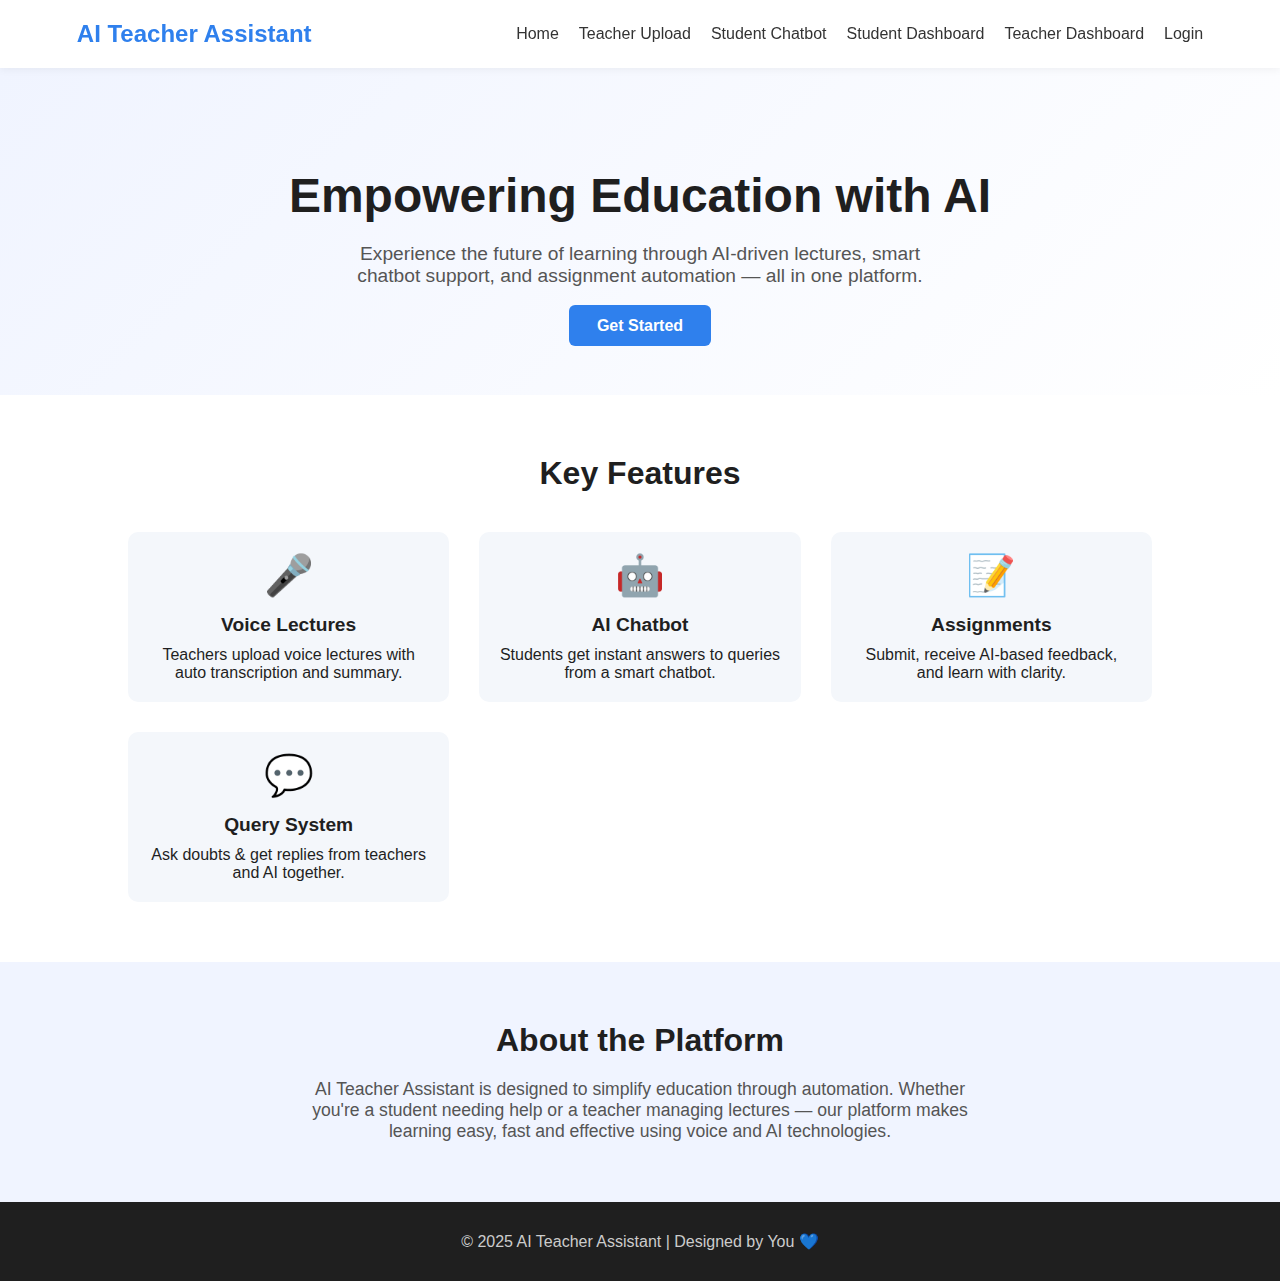
<file: frontend/index.html>
<!DOCTYPE html>
<html lang="en">
<head>
  <meta charset="UTF-8" />
  <meta name="viewport" content="width=device-width, initial-scale=1.0"/>
  <title>AI Teacher Assistant</title>
  <style>
    :root {
      --primary: #2f80ed;
      --dark: #1f1f1f;
      --light: #f9f9f9;
    }

    * {
      margin: 0;
      padding: 0;
      box-sizing: border-box;
    }

    body {
      font-family: 'Segoe UI', Tahoma, Geneva, Verdana, sans-serif;
      background-color: var(--light);
      color: var(--dark);
    }

    header {
      background: #fff;
      padding: 20px 6%;
      display: flex;
      justify-content: space-between;
      align-items: center;
      position: sticky;
      top: 0;
      z-index: 1000;
      box-shadow: 0 2px 8px rgba(0,0,0,0.05);
    }

    .logo {
      font-size: 24px;
      font-weight: 600;
      color: var(--primary);
    }

    nav ul {
      display: flex;
      list-style: none;
      gap: 20px;
    }

    nav ul li a {
      text-decoration: none;
      color: #333;
      font-weight: 500;
    }

    nav ul li a:hover {
      color: var(--primary);
    }

    .hero {
      background: linear-gradient(135deg, #f0f4ff, #ffffff);
      text-align: center;
      padding: 100px 10% 60px;
    }

    .hero h1 {
      font-size: 3rem;
      margin-bottom: 20px;
      color: var(--dark);
      animation: fadeIn 2s ease;
    }

    .hero p {
      font-size: 1.2rem;
      max-width: 600px;
      margin: auto;
      color: #555;
      margin-bottom: 30px;
    }

    .hero a {
      padding: 12px 28px;
      background-color: var(--primary);
      color: white;
      text-decoration: none;
      border-radius: 6px;
      font-size: 16px;
      font-weight: bold;
    }

    .hero a:hover {
      background-color: #1a5edc;
    }

    .features {
      padding: 60px 10%;
      background-color: #fff;
    }

    .features h2 {
      text-align: center;
      font-size: 2rem;
      margin-bottom: 40px;
    }

    .feature-grid {
      display: grid;
      grid-template-columns: repeat(auto-fit, minmax(250px, 1fr));
      gap: 30px;
    }

    .feature {
      background-color: #f4f7fb;
      padding: 20px;
      border-radius: 10px;
      text-align: center;
      transition: transform 0.3s;
    }

    .feature:hover {
      transform: translateY(-5px);
    }

    .feature-icon {
      font-size: 40px;
      color: var(--primary);
      margin-bottom: 15px;
    }

    .feature h3 {
      margin-bottom: 10px;
      font-size: 1.2rem;
      color: var(--dark);
    }

    .about {
      padding: 60px 10%;
      background-color: #f0f4ff;
      text-align: center;
    }

    .about h2 {
      font-size: 2rem;
      margin-bottom: 20px;
    }

    .about p {
      max-width: 700px;
      margin: auto;
      font-size: 1.1rem;
      color: #555;
    }

    footer {
      background: #1f1f1f;
      color: #ccc;
      text-align: center;
      padding: 30px 10px;
    }

    @keyframes fadeIn {
      from { opacity: 0; transform: translateY(-20px); }
      to { opacity: 1; transform: translateY(0); }
    }

    @media (max-width: 768px) {
      nav ul {
        flex-direction: column;
        gap: 10px;
      }

      .hero h1 {
        font-size: 2rem;
      }

      .features h2,
      .about h2 {
        font-size: 1.5rem;
      }
    }
  </style>
</head>
<body>

  <!-- Navbar -->
  <header>
    <div class="logo">AI Teacher Assistant</div>
    <nav>
      <ul>
        <li><a href="index.html">Home</a></li>
        <li><a href="teacher_upload.html">Teacher Upload</a></li>
        <li><a href="student_chatbot.html">Student Chatbot</a></li>
        <li><a href="student_dashboard.html">Student Dashboard</a></li>
        <li><a href="teacher_dashboard.html">Teacher Dashboard</a></li>
        <li><a href="login.html">Login</a></li>
      </ul>
    </nav>
  </header>

  <!-- Hero Section -->
  <section class="hero" id="hero">
    <h1>Empowering Education with AI</h1>
    <p>Experience the future of learning through AI-driven lectures, smart chatbot support, and assignment automation — all in one platform.</p>
    <a href="login.html">Get Started</a>
  </section>

  <!-- Features Section -->
  <section class="features" id="features">
    <h2>Key Features</h2>
    <div class="feature-grid">
      <div class="feature">
        <div class="feature-icon">🎤</div>
        <h3>Voice Lectures</h3>
        <p>Teachers upload voice lectures with auto transcription and summary.</p>
      </div>
      <div class="feature">
        <div class="feature-icon">🤖</div>
        <h3>AI Chatbot</h3>
        <p>Students get instant answers to queries from a smart chatbot.</p>
      </div>
      <div class="feature">
        <div class="feature-icon">📝</div>
        <h3>Assignments</h3>
        <p>Submit, receive AI-based feedback, and learn with clarity.</p>
      </div>
      <div class="feature">
        <div class="feature-icon">💬</div>
        <h3>Query System</h3>
        <p>Ask doubts & get replies from teachers and AI together.</p>
      </div>
    </div>
  </section>

  <!-- About Section -->
  <section class="about" id="about">
    <h2>About the Platform</h2>
    <p>AI Teacher Assistant is designed to simplify education through automation. Whether you're a student needing help or a teacher managing lectures — our platform makes learning easy, fast and effective using voice and AI technologies.</p>
  </section>

  <!-- Footer -->
  <footer>
    <p>© 2025 AI Teacher Assistant | Designed by You 💙</p>
  </footer>

</body>
</html>
</file>
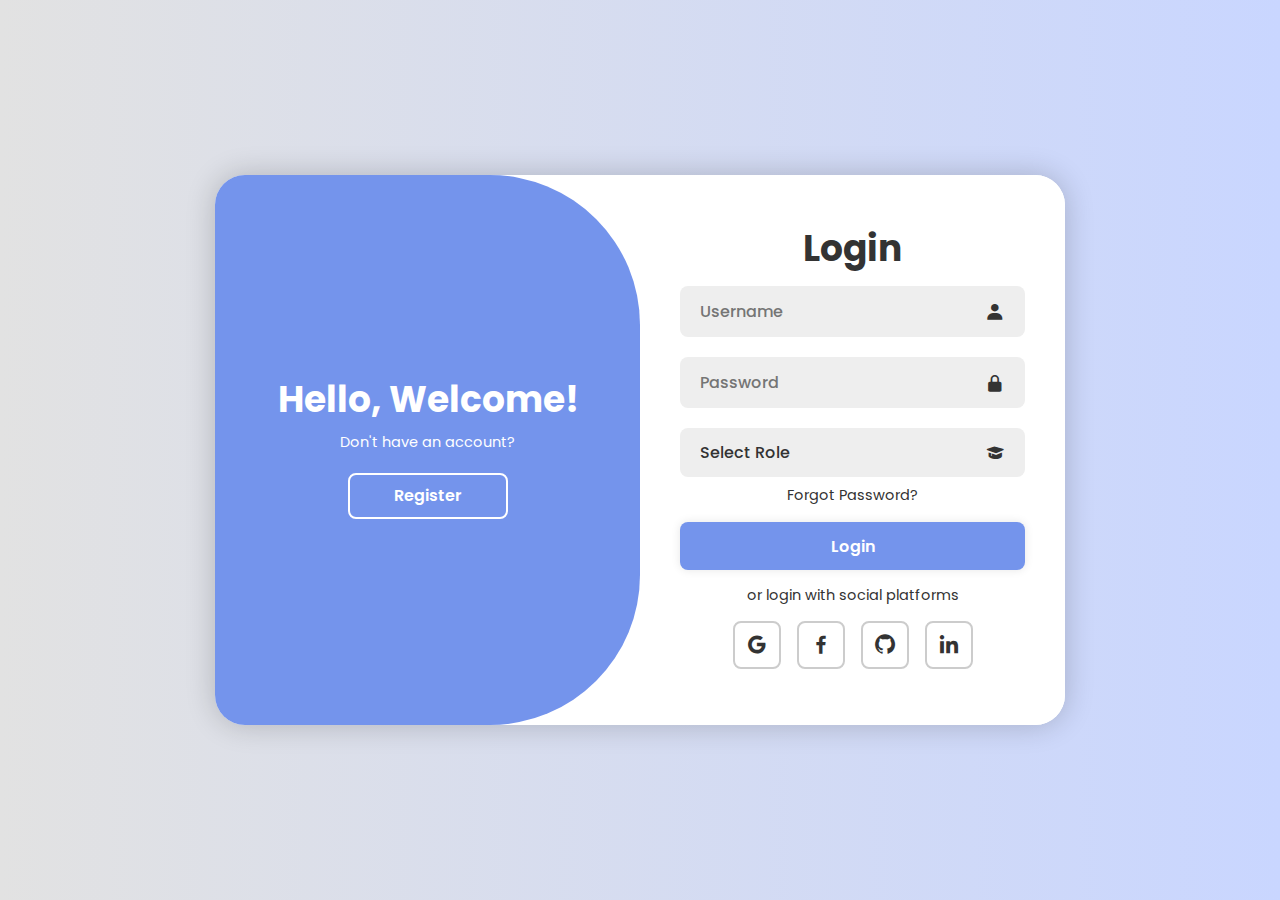
<file: frontend/login.html>
<!DOCTYPE html>
<html lang="en">
  <head>
    <meta charset="UTF-8" />
    <meta name="viewport" content="width=device-width, initial-scale=1.0" />
    <title>Login/Signup Form</title>
    <style>
      /* keep your same CSS */
      @import url("https://fonts.googleapis.com/css2?family=Poppins:wght@300;400;500;600&display=swap");
      * {
        margin: 0;
        padding: 0;
        box-sizing: border-box;
        font-family: "Poppins", sans-serif;
        text-decoration: none;
        list-style: none;
      }
      body {
        display: flex;
        justify-content: center;
        align-items: center;
        min-height: 100vh;
        background: linear-gradient(90deg, #e2e2e2, #c9d6ff);
      }
      .container {
        position: relative;
        width: 850px;
        height: 550px;
        background: #fff;
        margin: 20px;
        border-radius: 30px;
        box-shadow: 0 0 30px rgba(0, 0, 0, 0.2);
        overflow: hidden;
      }
      .container h1 {
        font-size: 36px;
        margin: -10px 0;
      }
      .container p {
        font-size: 14.5px;
        margin: 15px 0;
      }
      form {
        width: 100%;
      }
      .form-box {
        position: absolute;
        right: 0;
        width: 50%;
        height: 100%;
        background: #fff;
        display: flex;
        align-items: center;
        color: #333;
        text-align: center;
        padding: 40px;
        z-index: 1;
        transition: 0.6s ease-in-out 1.2s, visibility 0s 1s;
      }
      .container.active .form-box {
        right: 50%;
      }
      .form-box.register {
        visibility: hidden;
      }
      .container.active .form-box.register {
        visibility: visible;
      }
      .input-box {
        position: relative;
        margin: 20px 0;
      }
      .input-box input,
      .input-box select {
        width: 100%;
        padding: 13px 50px 13px 20px;
        background: #eee;
        border-radius: 8px;
        border: none;
        outline: none;
        font-size: 16px;
        color: #333;
        font-weight: 500;
      }
      .input-box select {
        appearance: none;
        cursor: pointer;
      }
      .input-box i {
        position: absolute;
        right: 20px;
        top: 50%;
        transform: translateY(-50%);
        font-size: 20px;
      }
      .forgot-link {
        margin: -15px 0 15px;
      }
      .forgot-link a {
        font-size: 14.5px;
        color: #333;
      }
      .btn {
        width: 100%;
        height: 48px;
        background: #7494ec;
        border-radius: 8px;
        box-shadow: 0 0 10px rgba(0, 0, 0, 0.1);
        border: none;
        cursor: pointer;
        font-size: 16px;
        color: #fff;
        font-weight: 600;
      }
      .social-icons {
        display: flex;
        justify-content: center;
      }
      .social-icons a {
        display: inline-flex;
        padding: 10px;
        border: 2px solid #ccc;
        border-radius: 8px;
        font-size: 24px;
        color: #333;
        margin: 0 8px;
      }
      .toggle-box {
        position: absolute;
        width: 100%;
        height: 100%;
      }
      .toggle-box::before {
        content: "";
        position: absolute;
        left: -250%;
        width: 300%;
        height: 100%;
        background: #7494ec;
        border-radius: 150px;
        z-index: 2;
        transition: 1.8s ease-in-out;
      }
      .container.active .toggle-box::before {
        left: 50%;
      }
      .toggle-panel {
        position: absolute;
        width: 50%;
        height: 100%;
        color: #fff;
        display: flex;
        flex-direction: column;
        justify-content: center;
        align-items: center;
        z-index: 2;
        transition: 0.6s ease-in-out;
      }
      .toggle-panel.toggle-left {
        left: 0;
        transition-delay: 1.2s;
      }
      .container.active .toggle-panel.toggle-left {
        left: -50%;
        transition-delay: 0.6s;
      }
      .toggle-panel.toggle-right {
        right: -50%;
        transition-delay: 0.6s;
      }
      .container.active .toggle-panel.toggle-right {
        right: 0;
        transition-delay: 1.2s;
      }
      .toggle-panel p {
        margin-bottom: 20px;
      }
      .toggle-panel .btn {
        width: 160px;
        height: 46px;
        background: transparent;
        border: 2px solid #fff;
        box-shadow: none;
      }
    </style>
    <link
      href="https://unpkg.com/boxicons@2.1.4/css/boxicons.min.css"
      rel="stylesheet"
    />
  </head>
  <body>
    <div class="container">
      <!-- LOGIN -->
      <div class="form-box login">
        <form action="#" id="loginForm">
          <h1>Login</h1>
          <div class="input-box">
            <input type="text" placeholder="Username" required />
            <i class="bx bxs-user"></i>
          </div>
          <div class="input-box">
            <input type="password" placeholder="Password" required />
            <i class="bx bxs-lock-alt"></i>
          </div>
          <!-- NEW ROLE SELECT -->
          <div class="input-box">
            <select id="role" name="role">
              <option value="" disabled selected>Select Role</option>
              <option value="student">Student</option>
              <option value="teacher">Teacher</option>
            </select>
            <i class="bx bxs-graduation"></i>
          </div>
          <div class="forgot-link">
            <a href="#">Forgot Password?</a>
          </div>
          <button type="submit" class="btn">Login</button>
          <p>or login with social platforms</p>
          <div class="social-icons">
            <a href="#"><i class="bx bxl-google"></i></a>
            <a href="#"><i class="bx bxl-facebook"></i></a>
            <a href="#"><i class="bx bxl-github"></i></a>
            <a href="#"><i class="bx bxl-linkedin"></i></a>
          </div>
        </form>
      </div>

      <!-- REGISTER -->
     <div class="form-box register">
  <form action="#" id="registerForm">
    <h1>Registration</h1>
    <div class="input-box">
      <input type="text" placeholder="Username" required />
      <i class="bx bxs-user"></i>
    </div>
    <div class="input-box">
      <input type="email" placeholder="Email" required />
      <i class="bx bxs-envelope"></i>
    </div>
    <div class="input-box">
      <input type="password" placeholder="Password" required />
      <i class="bx bxs-lock-alt"></i>
    </div>
    <!-- NEW ROLE SELECT -->
    <div class="input-box">
      <select id="registerRole" required>
        <option value="" disabled selected>Select Role</option>
        <option value="student">Student</option>
        <option value="teacher">Teacher</option>
      </select>
      <i class="bx bxs-graduation"></i>
    </div>
    <button type="submit" class="btn">Register</button>
    <p>or register with social platforms</p>
    <div class="social-icons">
      <a href="#"><i class="bx bxl-google"></i></a>
      <a href="#"><i class="bx bxl-facebook"></i></a>
      <a href="#"><i class="bx bxl-github"></i></a>
      <a href="#"><i class="bx bxl-linkedin"></i></a>
    </div>
  </form>
</div>
      <div class="toggle-box">
        <div class="toggle-panel toggle-left">
          <h1>Hello, Welcome!</h1>
          <p>Don't have an account?</p>
          <button class="btn register-btn" type="submit">Register</button>
        </div>
        <div class="toggle-panel toggle-right">
          <h1>Welcome Back!</h1>
          <p>Already have an account?</p>
          <button class="btn login-btn" type="submit">Login</button>
        </div>
      </div>
    </div>

    <script>
      const container = document.querySelector(".container");
      const registerBtn = document.querySelector(".register-btn");
      const loginBtn = document.querySelector(".login-btn");

      registerBtn.addEventListener("click", () => {
        container.classList.add("active");
      });

      loginBtn.addEventListener("click", () => {
        container.classList.remove("active");
      });
    </script>
    <script>
   document.getElementById("loginForm").addEventListener("submit", function(e) {
      e.preventDefault();
      const role = document.getElementById("role").value;
      
      if (role === "student") {
        window.location.href = "student_dashboard.html";
      } else {
        window.location.href = "teacher_dashboard.html";
      }
   });
   
</script>
<script>
document.getElementById("registerForm").addEventListener("submit", function(e) {
  e.preventDefault();
  const role = document.getElementById("registerRole").value;

  if (role === "student") {
    window.location.href = "student_dashboard.html";
  } else {
    window.location.href = "teacher_dashboard.html";
  }
});
</script>
  </body>
</html>
</file>
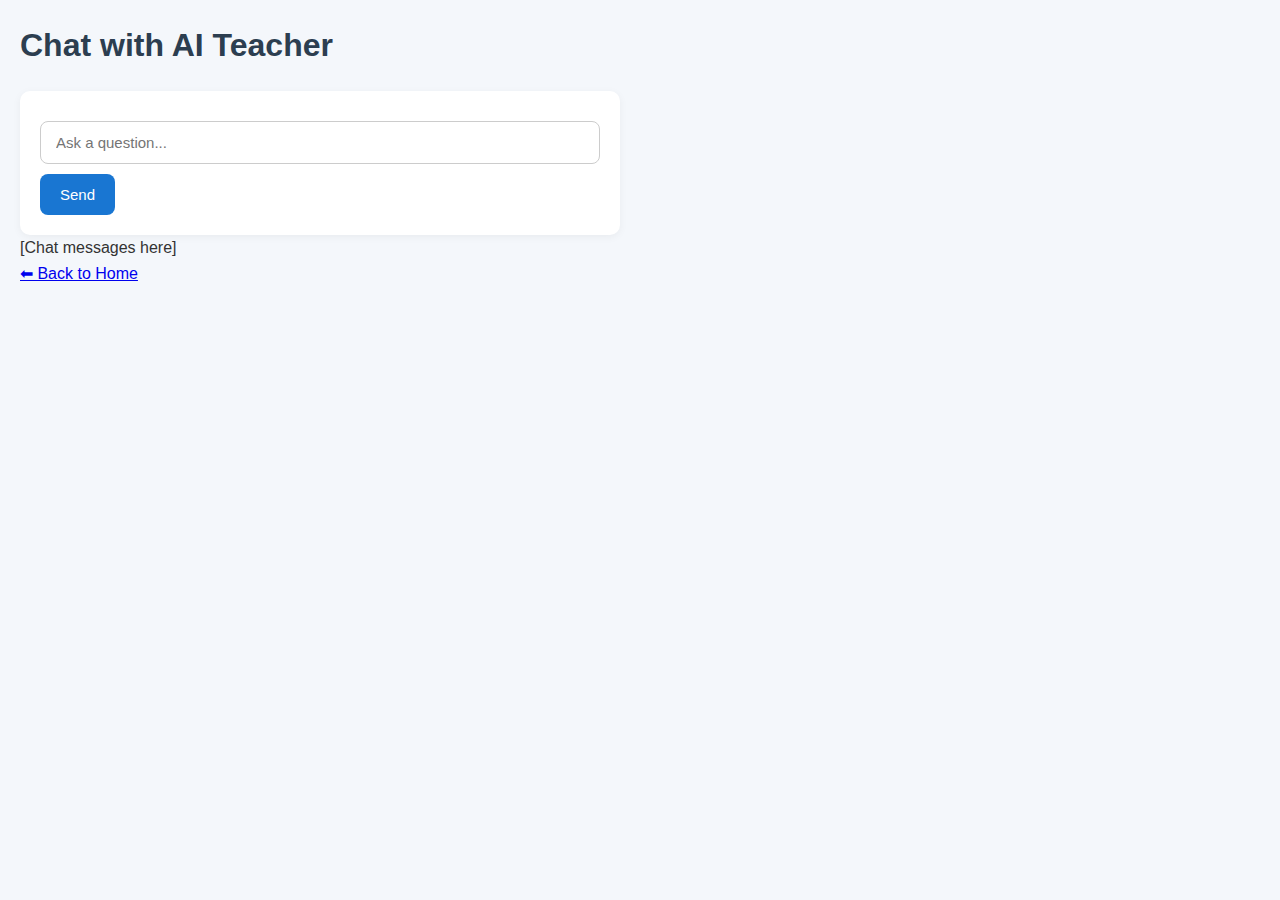
<file: frontend/student_chatbot.html>
<!DOCTYPE html>
<html lang="en">
<head>
  <meta charset="UTF-8">
  <title>Student Chatbot</title>
  <link rel="stylesheet" href="style.css">
</head>
<body>
  <h1>Chat with AI Teacher</h1>
  <form id="chat-form">
    <input type="text" placeholder="Ask a question..." required>
    <button type="submit">Send</button>
  </form>
  <div id="chat-window">[Chat messages here]</div>
  <a href="index.html">⬅ Back to Home</a>

</body>
</html>
</file>
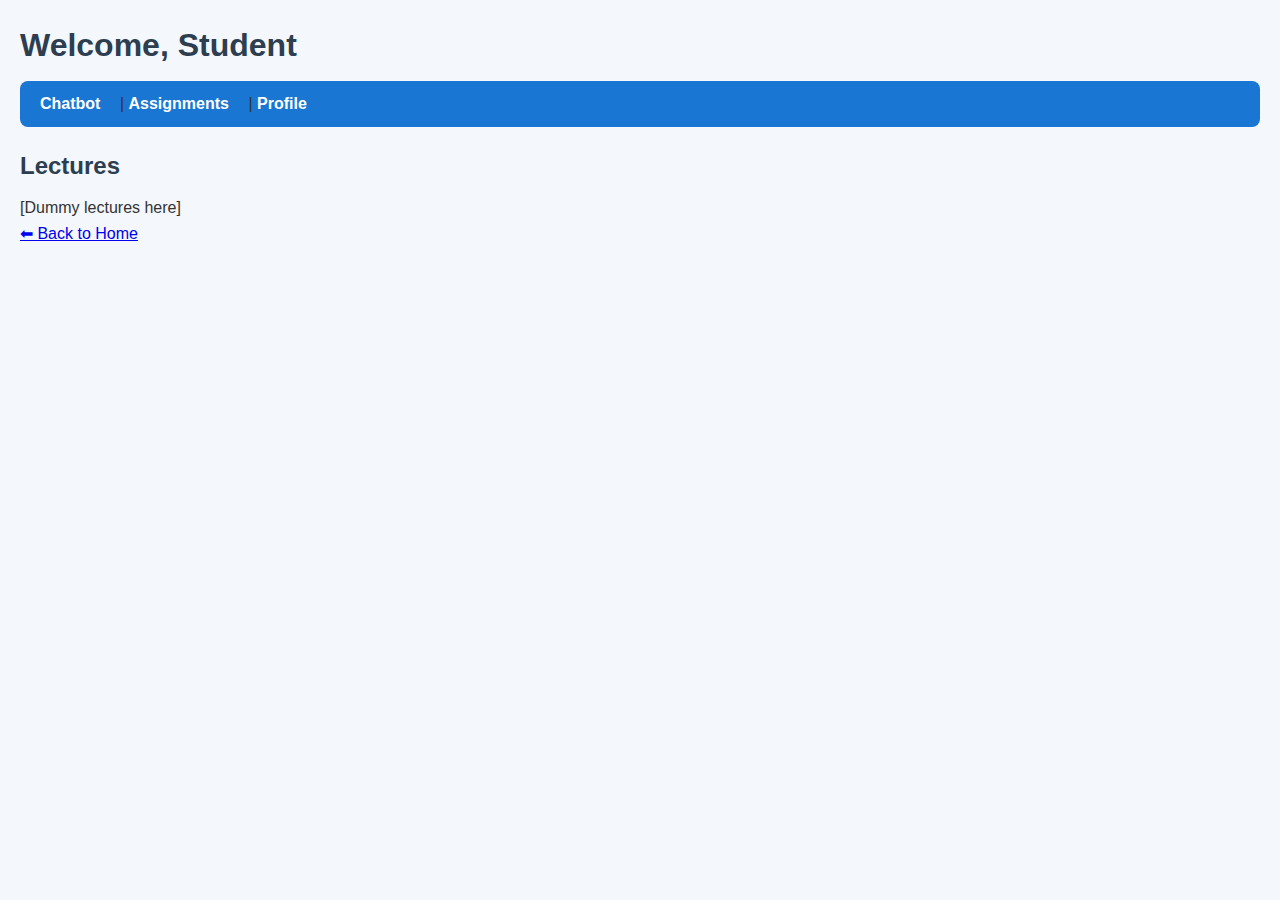
<file: frontend/student_dashboard.html>
<!DOCTYPE html>
<html lang="en">
<head>
  <meta charset="UTF-8">
  <title>Student Dashboard</title>
  <link rel="stylesheet" href="style.css">
</head>
<body>
  <h1>Welcome, Student</h1>
  <nav>
    <a href="student_chatbot.html">Chatbot</a> |
    <a href="student_assignments.html">Assignments</a> |
    <a href="student_profile.html">Profile</a>
  </nav>
  <section>
    <h2>Lectures</h2>
    <div id="lecture-list">[Dummy lectures here]</div>
  </section>
  <a href="index.html">⬅ Back to Home</a>

</body>
</html>
</file>
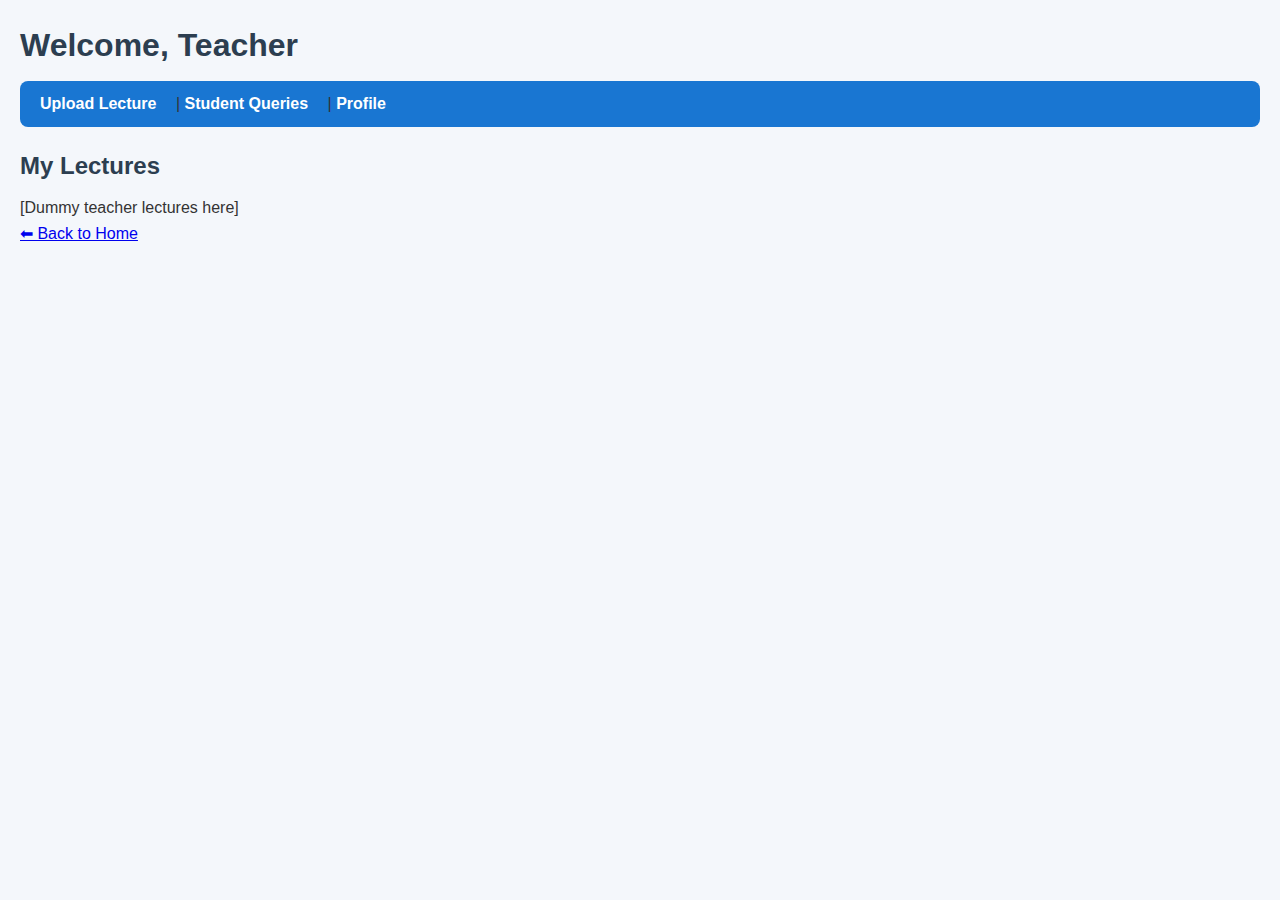
<file: frontend/teacher_dashboard.html>
<!DOCTYPE html>
<html lang="en">
<head>
  <meta charset="UTF-8">
  <title>Teacher Dashboard</title>
  <link rel="stylesheet" href="style.css">
</head>
<body>
  <h1>Welcome, Teacher</h1>
  <nav>
    <a href="teacher_upload.html">Upload Lecture</a> |
    <a href="teacher_queries.html">Student Queries</a> |
    <a href="teacher_profile.html">Profile</a>
  </nav>
  <section>
    <h2>My Lectures</h2>
    <div id="teacher-lectures">[Dummy teacher lectures here]</div>
  </section>
  <a href="index.html">⬅ Back to Home</a>

</body>
</html>
</file>
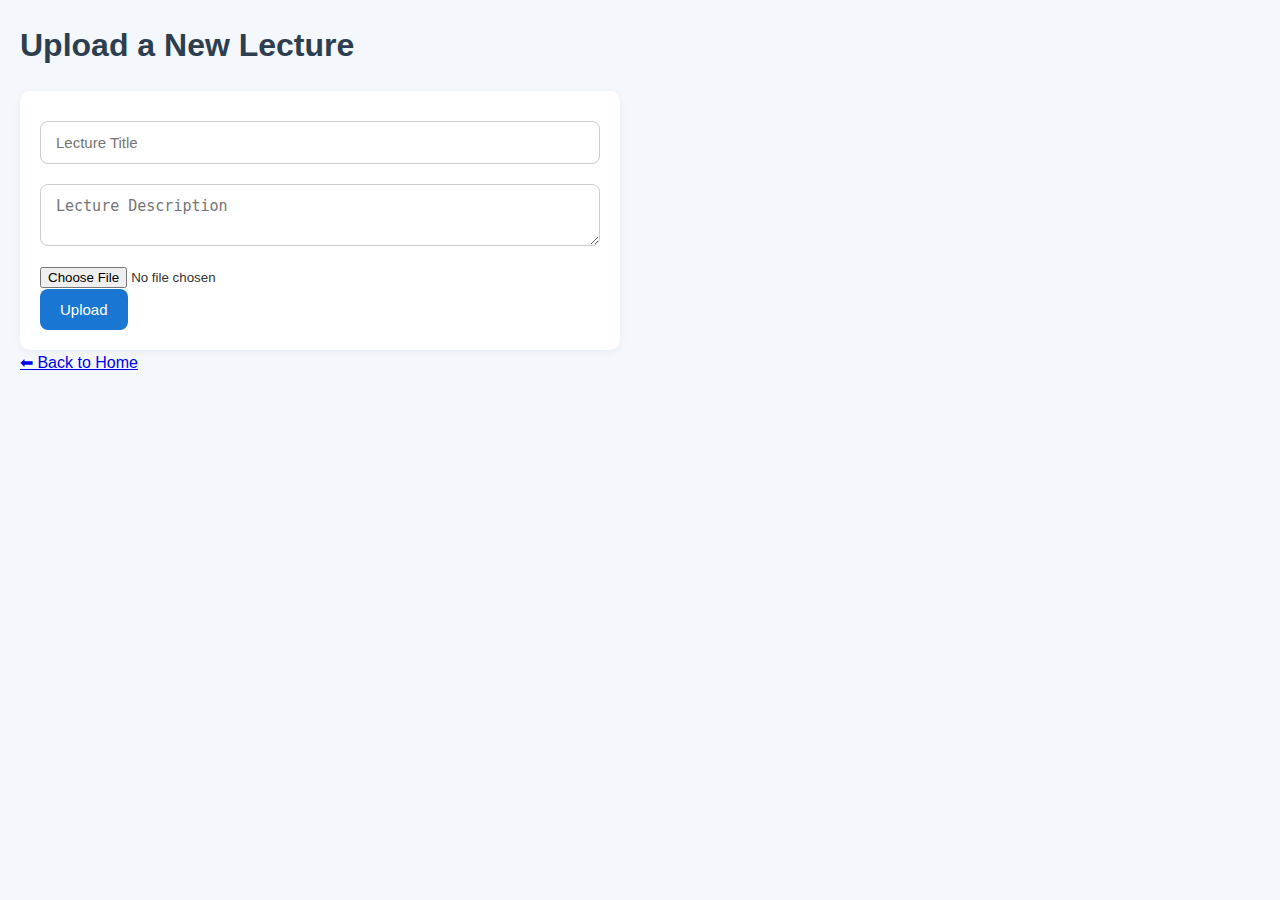
<file: frontend/teacher_upload.html>
<!DOCTYPE html>
<html lang="en">
<head>
  <meta charset="UTF-8">
  <title>Upload Lecture</title>
  <link rel="stylesheet" href="style.css">
</head>
<body>
  <h1>Upload a New Lecture</h1>
  <form id="upload-form">
    <input type="text" placeholder="Lecture Title" required><br>
    <textarea placeholder="Lecture Description"></textarea><br>
    <input type="file"><br>
    <button type="submit">Upload</button>
  </form>
  <a href="index.html">⬅ Back to Home</a>

</body>
</html>
</file>
<file: frontend/style.css>
/* === GLOBAL RESETS === */
* {
  margin: 0;
  padding: 0;
  box-sizing: border-box;
}

body {
  font-family: 'Segoe UI', Roboto, Arial, sans-serif;
  font-size: 16px;
  line-height: 1.6;
  background: #f4f7fb;
  color: #333;
  padding: 20px;
}

/* === TYPOGRAPHY === */
h1, h2, h3, h4 {
  color: #2c3e50;
  margin-bottom: 10px;
}

p {
  margin-bottom: 15px;
}

/* === NAVIGATION === */
nav {
  margin-bottom: 20px;
  background: #1976d2;
  padding: 10px 20px;
  border-radius: 8px;
}

nav a {
  color: white;
  text-decoration: none;
  margin-right: 15px;
  font-weight: bold;
  transition: opacity 0.3s ease;
}

nav a:hover {
  opacity: 0.8;
}

/* === FORM ELEMENTS === */
form {
  margin-top: 20px;
  background: #ffffff;
  padding: 20px;
  border-radius: 10px;
  box-shadow: 0 2px 8px rgba(0,0,0,0.05);
  max-width: 600px;
}

input[type="text"],
input[type="email"],
textarea,
select {
  width: 100%;
  padding: 12px 15px;
  margin: 10px 0;
  border: 1px solid #ccc;
  border-radius: 8px;
  transition: border 0.3s ease;
  font-size: 15px;
}

input:focus,
textarea:focus,
select:focus {
  border-color: #1976d2;
  outline: none;
}

/* === BUTTON STYLES === */
button {
  background-color: #1976d2;
  color: white;
  padding: 12px 20px;
  border: none;
  border-radius: 8px;
  font-size: 15px;
  cursor: pointer;
  transition: background 0.3s ease;
}

button:hover {
  background-color: #125ea4;
}

/* === CONTAINER WRAPPER === */
.container {
  max-width: 960px;
  margin: 0 auto;
}

/* === CHAT WINDOW COMMON (If reused globally) === */
.chat-window {
  background-color: #ffffff;
  border: 1px solid #ddd;
}
</file>
